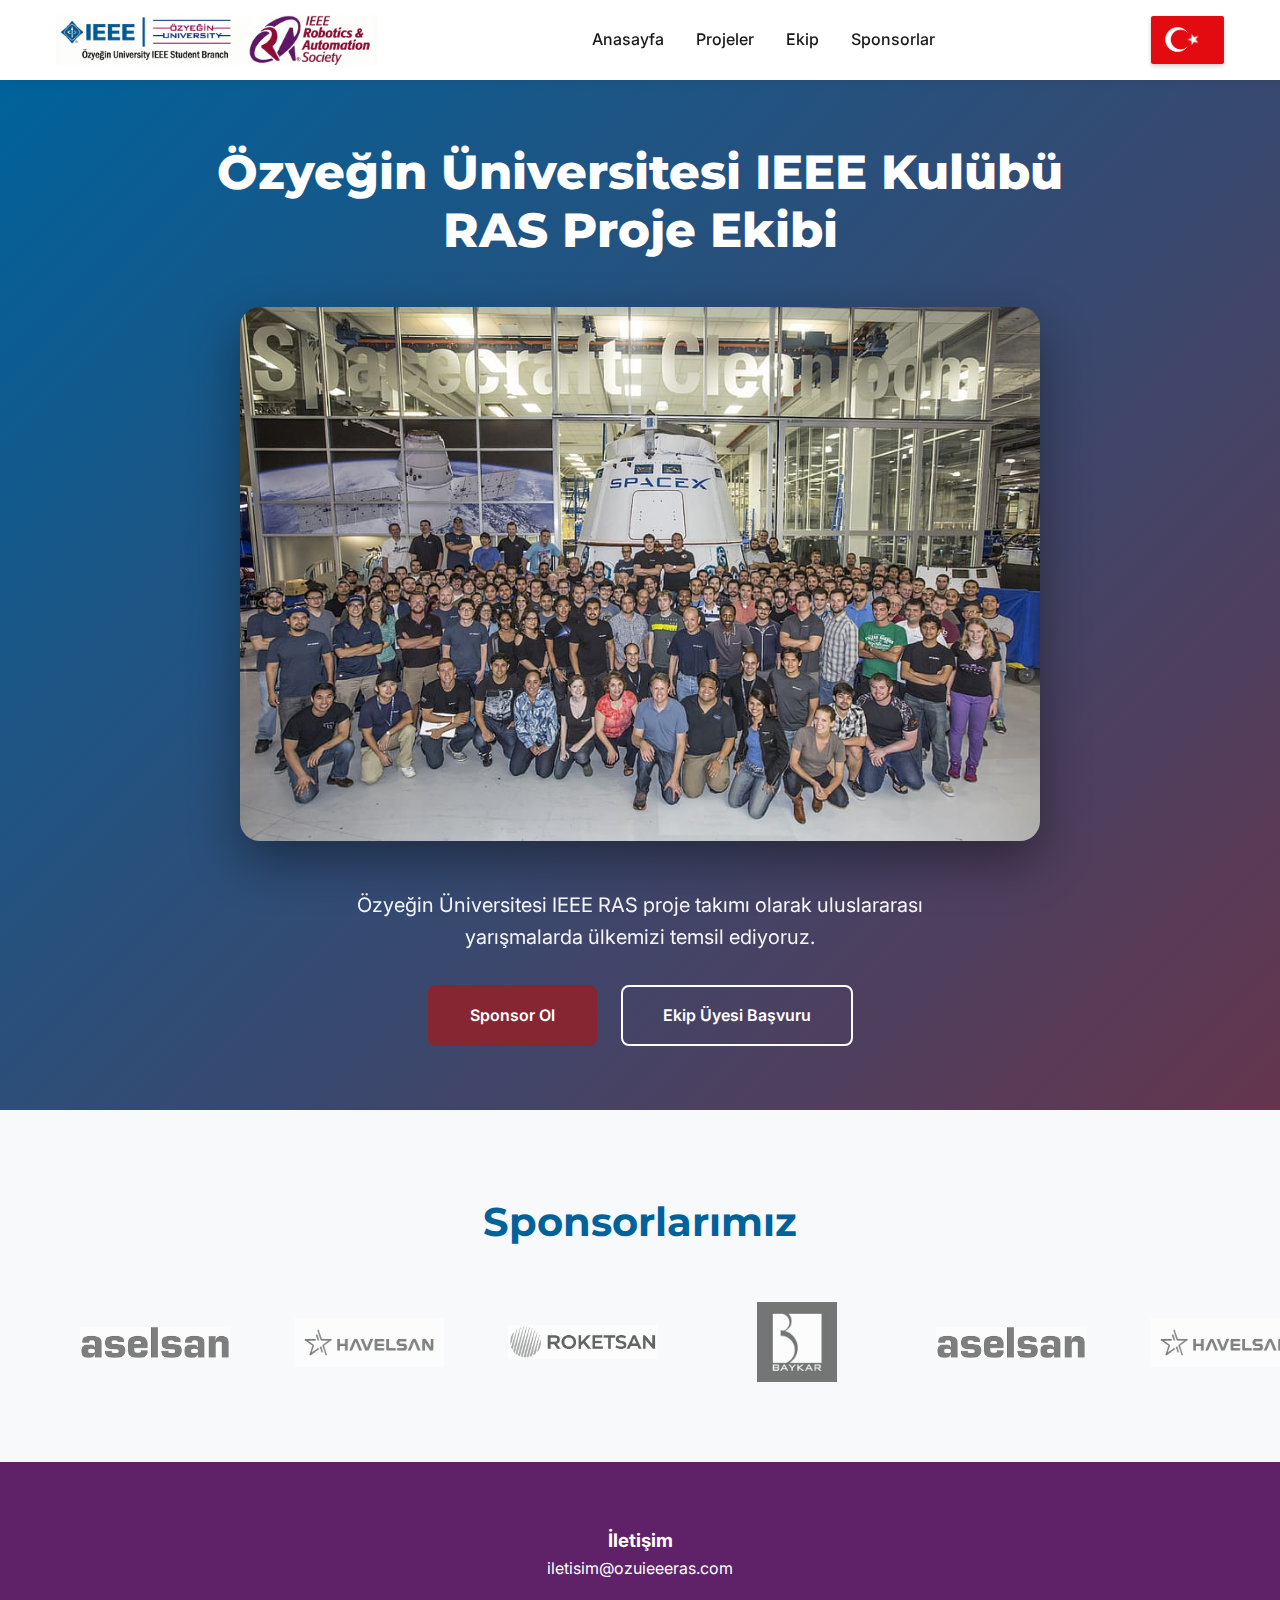
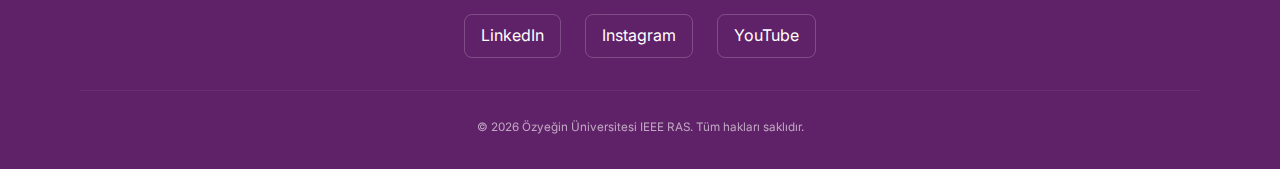
<file: index.html>
<!DOCTYPE html>
<html lang="tr">
<head>
    <meta charset="UTF-8">
    <meta name="viewport" content="width=device-width, initial-scale=1.0">
    <meta name="description" content="Özyeğin Üniversitesi IEEE RAS proje takımı, uluslararası robotik ve otomasyon yarışmalarında inovasyon ve mühendislik ile ülkemizi temsil ediyor.">
    <title>Özyeğin Üniversitesi IEEE RAS Proje Ekibi</title>
    
    <link rel="stylesheet" href="css/style.css">
    
    <link rel="preconnect" href="https://fonts.googleapis.com">
    <link rel="preconnect" href="https://fonts.gstatic.com" crossorigin>
    <link href="https://fonts.googleapis.com/css2?family=Inter:wght@400;500;600&family=Montserrat:wght@600;700;800&display=swap" rel="stylesheet">
</head>
<body>

    <header class="site-header">
        <div class="container site-header__container">
            <a href="/" class="site-header__logo">
                <img src="assets/images/logo.png" alt="OzU IEEE RAS Logo">
            </a>

            <nav class="site-nav">
                <ul class="site-nav__list">
                    <li class="site-nav__item"><a href="#hero" class="site-nav__link">Anasayfa</a></li>
                    <li class="site-nav__item"><a href="projects.html" class="site-nav__link">Projeler</a></li>
                    <li class="site-nav__item"><a href="team.html" class="site-nav__link">Ekip</a></li>
                    <li class="site-nav__item"><a href="sponsors.html" class="site-nav__link">Sponsorlar</a></li>
                </ul>
            </nav>

            <div class="site-header__right">
                <img src="assets/images/tr-flag.jpg" alt="Türkiye Bayrağı" class="site-header__flag">
                
                <button class="site-header__toggle" aria-label="Menüyü Aç" aria-expanded="false">
                    <span class="site-header__toggle-icon"></span>
                </button>
            </div>
        </div>
    </header>

    <main>
        <section id="hero" class="hero ieee-animated-bg">
            <div class="container hero__container">
                
                <h1 class="hero__title">
                    Özyeğin Üniversitesi IEEE Kulübü<br>RAS Proje Ekibi
                </h1>

                <figure class="hero__media">
                    <img src="assets/images/team-photo.png" alt="Özyeğin Üniversitesi IEEE RAS Ekip Fotoğrafı" class="hero__image">
                </figure>
                
                <div class="hero__content">
                    <p class="hero__description">
                        Özyeğin Üniversitesi IEEE RAS proje takımı olarak uluslararası yarışmalarda ülkemizi temsil ediyoruz.
                    </p>

                    <div class="hero__actions">
                        <a href="#sponsor-ol" class="btn btn--primary">Sponsor Ol</a>
                        <a href="#basvuru" class="btn btn--secondary">Ekip Üyesi Başvuru</a>
                    </div>
                </div>

            </div>
        </section>

        <section id="sponsors" class="sponsors">
            <div class="container">
                <header class="section-header">
                    <h2 class="section-title">Sponsorlarımız</h2>
                </header>
                <div class="sponsors__slider">
                    <div class="sponsors__track">
                        <div class="sponsors__item"><img src="assets/images/sponsors/sponsor1.png" alt="Sponsor 1" class="sponsors__logo"></div>
                        <div class="sponsors__item"><img src="assets/images/sponsors/sponsor2.png" alt="Sponsor 2" class="sponsors__logo"></div>
                        <div class="sponsors__item"><img src="assets/images/sponsors/sponsor3.png" alt="Sponsor 3" class="sponsors__logo"></div>
                        <div class="sponsors__item"><img src="assets/images/sponsors/sponsor4.png" alt="Sponsor 4" class="sponsors__logo"></div>
                        <div class="sponsors__item"><img src="assets/images/sponsors/sponsor1.png" alt="Sponsor 1" class="sponsors__logo"></div>
                        <div class="sponsors__item"><img src="assets/images/sponsors/sponsor2.png" alt="Sponsor 2" class="sponsors__logo"></div>
                        <div class="sponsors__item"><img src="assets/images/sponsors/sponsor3.png" alt="Sponsor 3" class="sponsors__logo"></div>
                        <div class="sponsors__item"><img src="assets/images/sponsors/sponsor4.png" alt="Sponsor 4" class="sponsors__logo"></div>
                    </div>
                </div>
            </div>
        </section>
    </main>

    <footer class="site-footer">
        <div class="container site-footer__container">
            <div class="site-footer__contact">
                <h3>İletişim</h3>
                <a href="mailto:iletisim@ozuieeeras.com" class="site-footer__email">iletisim@ozuieeeras.com</a>
            </div>
            <div class="site-footer__social">
                <a href="#" class="social-link">LinkedIn</a>
                <a href="#" class="social-link">Instagram</a>
                <a href="#" class="social-link">YouTube</a>
            </div>
            <div class="site-footer__copyright">
                <small>&copy; 2026 Özyeğin Üniversitesi IEEE RAS. Tüm hakları saklıdır.</small>
            </div>
        </div>
    </footer>

    <script src="js/main.js"></script>
</body>
</html>
</file>
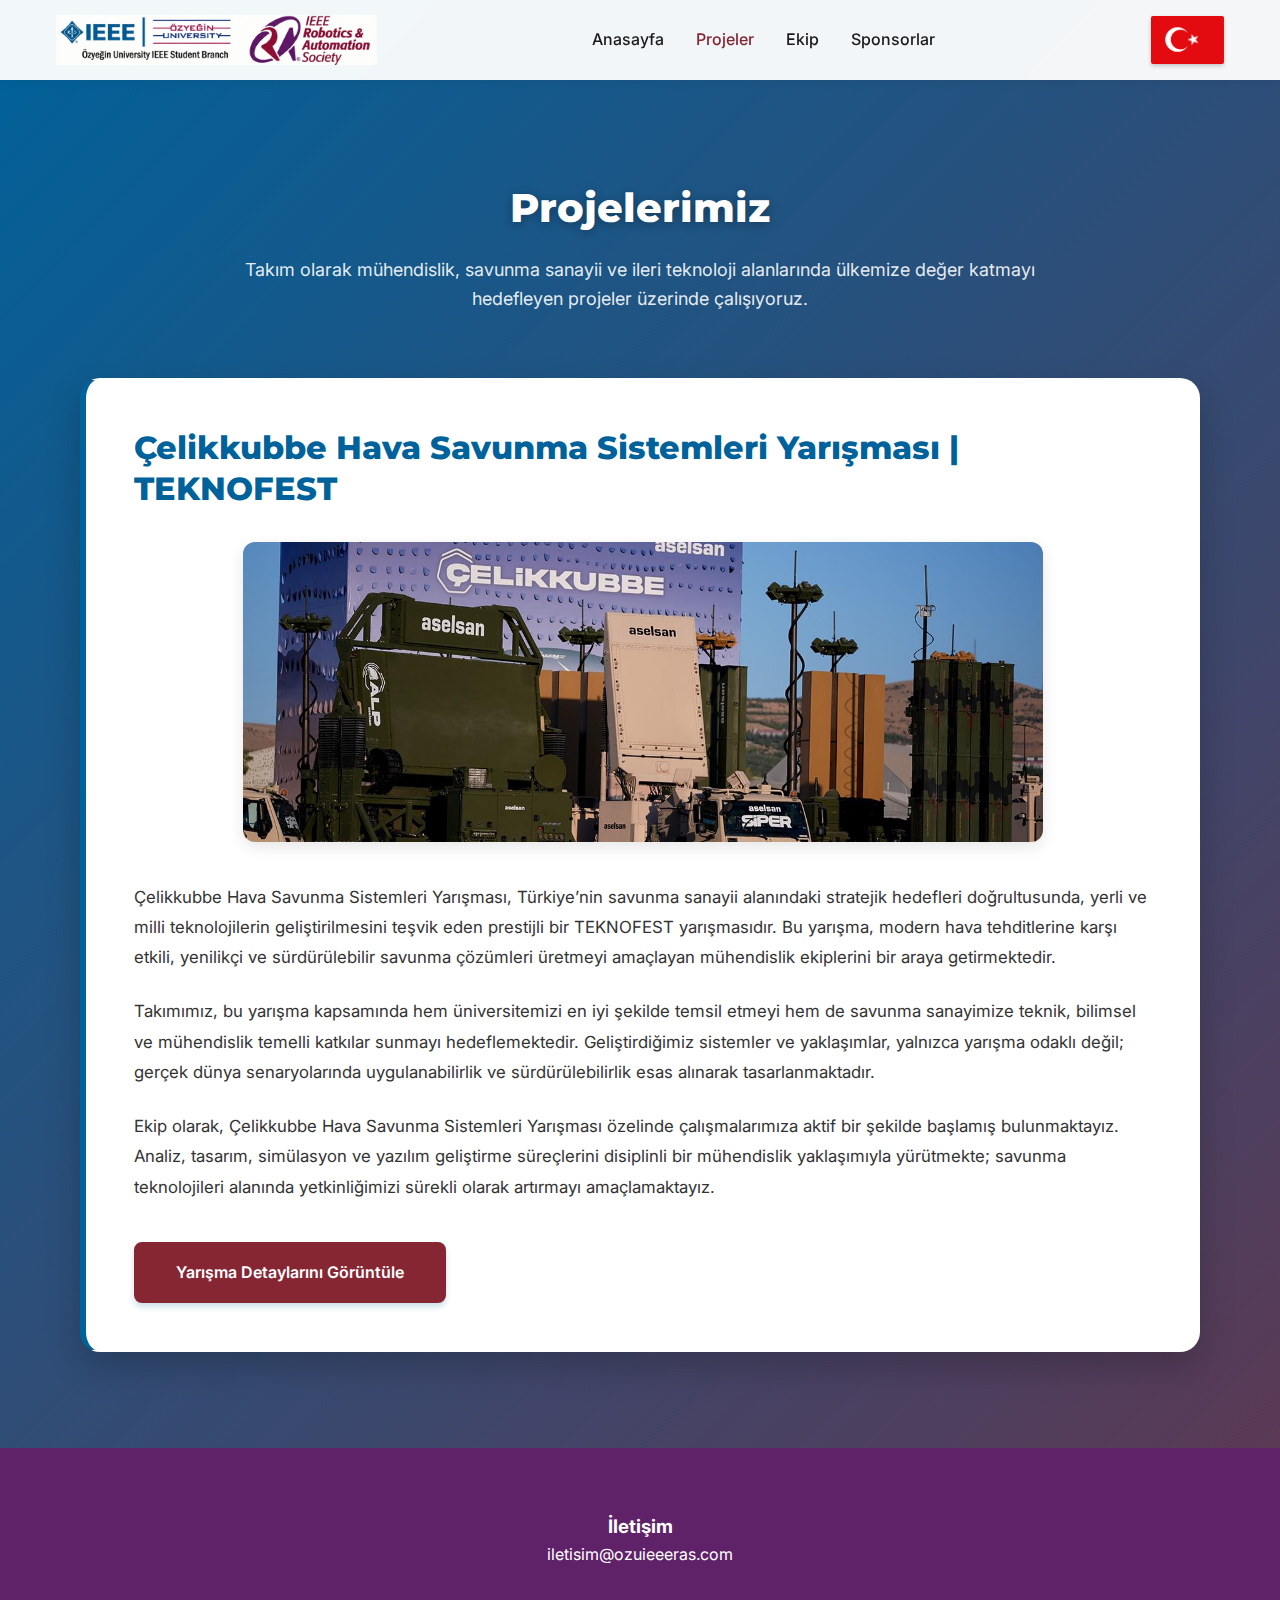
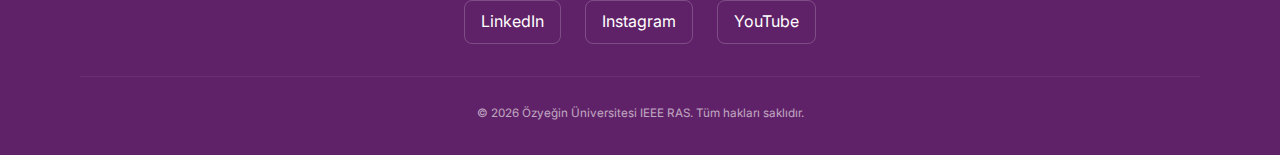
<file: projects.html>
<!DOCTYPE html>
<html lang="tr">
<head>
    <meta charset="UTF-8">
    <meta name="viewport" content="width=device-width, initial-scale=1.0">
    <meta name="description" content="Özyeğin Üniversitesi IEEE RAS Proje Ekibi - Çelikkubbe ve Savunma Sistemleri.">
    <title>Projelerimiz - Özyeğin Üniversitesi IEEE RAS</title>
    
    <link rel="stylesheet" href="css/style.css">
    <link rel="stylesheet" href="css/projects.css">
    
    <link rel="preconnect" href="https://fonts.googleapis.com">
    <link rel="preconnect" href="https://fonts.gstatic.com" crossorigin>
    <link href="https://fonts.googleapis.com/css2?family=Inter:wght@400;500;600&family=Montserrat:wght@600;700;800&display=swap" rel="stylesheet">
</head>

<body class="ieee-animated-bg">

    <header class="site-header">
        <div class="container site-header__container">
            <a href="index.html" class="site-header__logo">
                <img src="assets/images/logo.png" alt="OzU IEEE RAS Logo">
            </a>
            
            <nav class="site-nav">
                <ul class="site-nav__list">
                    <li class="site-nav__item"><a href="index.html" class="site-nav__link">Anasayfa</a></li>
                    <li class="site-nav__item"><a href="projects.html" class="site-nav__link" style="color: var(--color-accent);">Projeler</a></li>
                    <li class="site-nav__item"><a href="team.html" class="site-nav__link">Ekip</a></li>
                    <li class="site-nav__item"><a href="sponsors.html" class="site-nav__link">Sponsorlar</a></li>
                </ul>
            </nav>

            <div class="site-header__right">
                <img src="assets/images/tr-flag.jpg" alt="Türkiye Bayrağı" class="site-header__flag">
                <button class="site-header__toggle" aria-label="Menüyü Aç">
                    <span class="site-header__toggle-icon"></span>
                </button>
            </div>
        </div>
    </header>

    <main>
        
        <section class="page-header">
            <div class="container">
                <h1 class="page-title">Projelerimiz</h1>
                <p class="page-subtitle">
                    Takım olarak mühendislik, savunma sanayii ve ileri teknoloji alanlarında ülkemize değer katmayı hedefleyen projeler üzerinde çalışıyoruz.
                </p>
            </div>
        </section>

        <section class="projects-section">
            <div class="container">
                
                <article class="project-card">
                    <div class="project-card__content">
                        
                        <h2 class="project-card__title">
                            Çelikkubbe Hava Savunma Sistemleri Yarışması | TEKNOFEST
                        </h2>

                        <figure class="project-card__media">
                            <img src="assets/images/projects/celikkubbe.jpg" 
                                 alt="Çelikkubbe Hava Savunma Sistemleri Yarışması" 
                                 class="project-card__image">
                        </figure>
                        
                        <div class="project-card__text">
                            <p>
                                Çelikkubbe Hava Savunma Sistemleri Yarışması, Türkiye’nin savunma sanayii alanındaki stratejik hedefleri doğrultusunda, yerli ve milli teknolojilerin geliştirilmesini teşvik eden prestijli bir TEKNOFEST yarışmasıdır. Bu yarışma, modern hava tehditlerine karşı etkili, yenilikçi ve sürdürülebilir savunma çözümleri üretmeyi amaçlayan mühendislik ekiplerini bir araya getirmektedir.
                            </p>
                            <p>
                                Takımımız, bu yarışma kapsamında hem üniversitemizi en iyi şekilde temsil etmeyi hem de savunma sanayimize teknik, bilimsel ve mühendislik temelli katkılar sunmayı hedeflemektedir. Geliştirdiğimiz sistemler ve yaklaşımlar, yalnızca yarışma odaklı değil; gerçek dünya senaryolarında uygulanabilirlik ve sürdürülebilirlik esas alınarak tasarlanmaktadır.
                            </p>
                            <p>
                                Ekip olarak, Çelikkubbe Hava Savunma Sistemleri Yarışması özelinde çalışmalarımıza aktif bir şekilde başlamış bulunmaktayız. Analiz, tasarım, simülasyon ve yazılım geliştirme süreçlerini disiplinli bir mühendislik yaklaşımıyla yürütmekte; savunma teknolojileri alanında yetkinliğimizi sürekli olarak artırmayı amaçlamaktayız.
                            </p>
                        </div>

                        <div class="project-card__actions">
                            <a href="https://www.teknofest.org/tr/yarismalar/celikkubbe-hava-savunma-sistemleri-yarismasi/" 
                               target="_blank" 
                               class="btn btn--primary">
                               Yarışma Detaylarını Görüntüle
                            </a>
                        </div>
                    </div>
                </article>

            </div>
        </section>

    </main>

    <footer class="site-footer">
        <div class="container site-footer__container">
            <div class="site-footer__contact">
                <h3>İletişim</h3>
                <a href="mailto:iletisim@ozuieeeras.com" class="site-footer__email">iletisim@ozuieeeras.com</a>
            </div>
            <div class="site-footer__social">
                <a href="#" class="social-link">LinkedIn</a>
                <a href="#" class="social-link">Instagram</a>
                <a href="#" class="social-link">YouTube</a>
            </div>
            <div class="site-footer__copyright">
                <small>&copy; 2026 Özyeğin Üniversitesi IEEE RAS. Tüm hakları saklıdır.</small>
            </div>
        </div>
    </footer>

    <script src="js/main.js"></script>
</body>
</html>
</file>
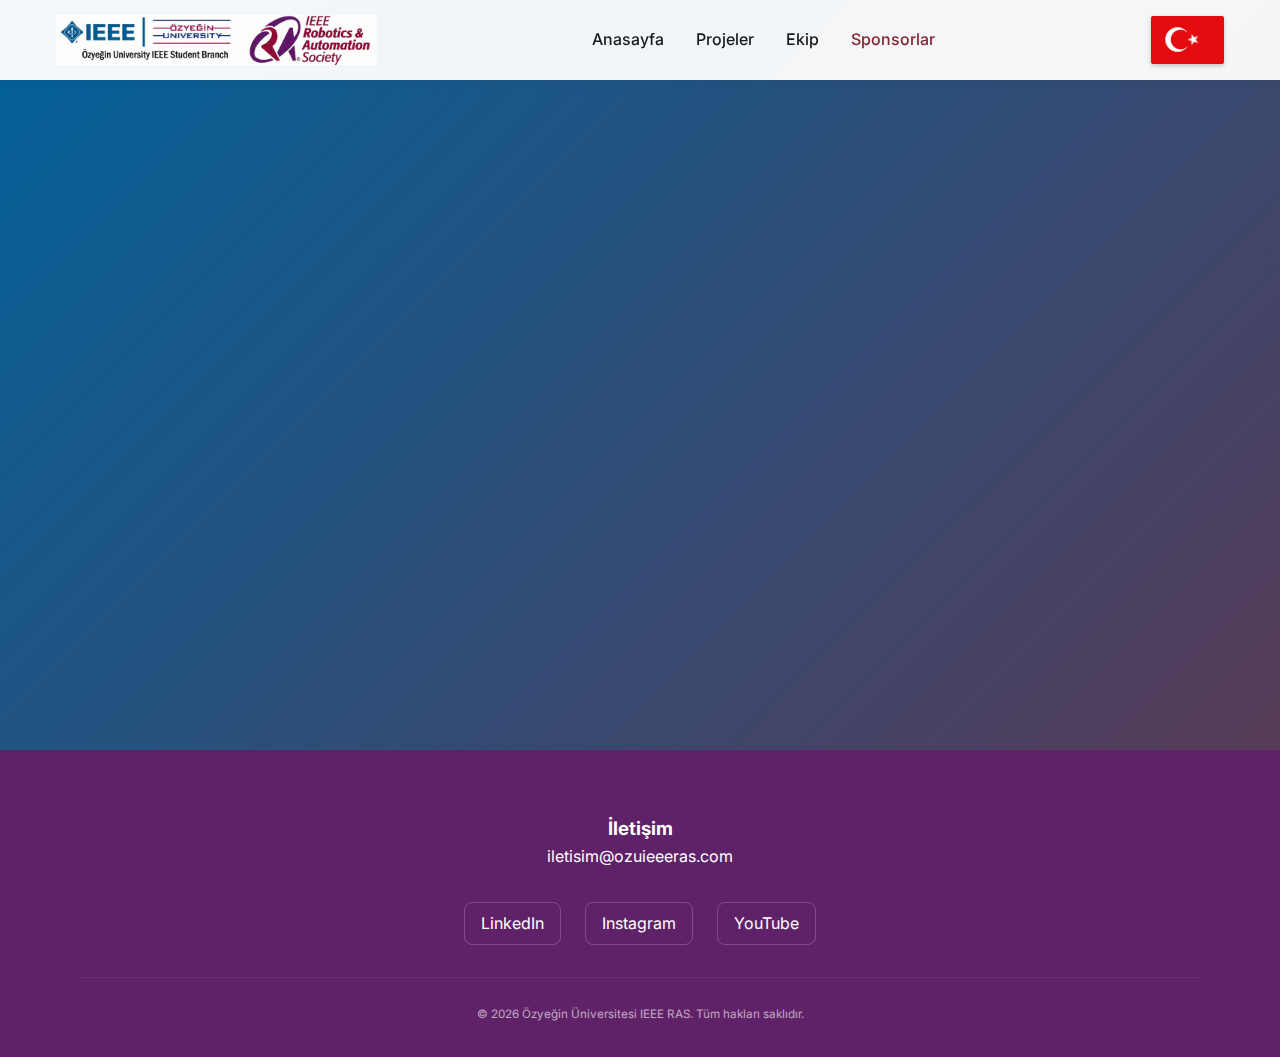
<file: sponsors.html>
<!DOCTYPE html>
<html lang="tr">
<head>
    <meta charset="UTF-8">
    <meta name="viewport" content="width=device-width, initial-scale=1.0">
    <title>Sponsorlar - Özyeğin Üniversitesi IEEE RAS</title>
    
    <link rel="stylesheet" href="css/style.css">
    
    <link rel="stylesheet" href="css/sponsors.css">
    
    <link rel="preconnect" href="https://fonts.googleapis.com">
    <link rel="preconnect" href="https://fonts.gstatic.com" crossorigin>
    <link href="https://fonts.googleapis.com/css2?family=Inter:wght@400;500;600&family=Montserrat:wght@600;700;800&display=swap" rel="stylesheet">
</head>

<body class="ieee-animated-bg">

    <header class="site-header">
        <div class="container site-header__container">
            <a href="index.html" class="site-header__logo">
                <img src="assets/images/logo.png" alt="OzU IEEE RAS Logo">
            </a>
            
            <nav class="site-nav">
                <ul class="site-nav__list">
                    <li class="site-nav__item"><a href="index.html" class="site-nav__link">Anasayfa</a></li>
                    <li class="site-nav__item"><a href="projects.html" class="site-nav__link">Projeler</a></li>
                    <li class="site-nav__item"><a href="team.html" class="site-nav__link">Ekip</a></li>
                    <li class="site-nav__item"><a href="sponsors.html" class="site-nav__link" style="color: var(--color-accent);">Sponsorlar</a></li>
                </ul>
            </nav>

            <div class="site-header__right">
                <img src="assets/images/tr-flag.jpg" alt="Türkiye Bayrağı" class="site-header__flag">
                <button class="site-header__toggle" aria-label="Menüyü Aç">
                    <span class="site-header__toggle-icon"></span>
                </button>
            </div>
        </div>
    </header>

    <main>
        <section class="sponsor-empty-wrapper">
            
            <div class="sponsor-empty-card">
                
                <div class="sponsor-card__icon">
                    <svg viewBox="0 0 24 24" xmlns="http://www.w3.org/2000/svg">
                        <path d="M18.89 17.65 15.68 9.87l-2.09-2.09a3.73 3.73 0 0 0-4.65-2.73 3.76 3.76 0 0 0-2.7 4.67l2.12 9.24 3.7-2.77c1.78-.96 3-2.67 4.14-2.82.52-.07 1.07.05 1.48.28l1.21 4 1.27-1.27a3.84 3.84 0 0 0 0-5.32c-.04-.04-.09-.09-.12-.13ZM7.33 13l-1.66-7.25a3.79 3.79 0 0 0-4.66-2.72 3.75 3.75 0 0 0-2.73 4.65L2 21.68l3.77-3.77c.78-.79 1.34-1.78 1.56-2.88Zm12.3-4.27 1.63-1.63a3.79 3.79 0 0 0 0-5.35 3.79 3.79 0 0 0-5.36 0l-1.58 1.58 5.31 5.4Z"/>
                    </svg>
                </div>

                <h2 class="sponsor-card__title">Henüz Sponsorlarımız Yok</h2>
                
                <p class="sponsor-card__text">
                    Özyeğin Üniversitesi IEEE RAS Proje Ekibi olarak, teknoloji ve mühendislik alanında yenilikçi projeler geliştiriyoruz.<br><br>
                    Eğer siz de bu yolculuğun bir parçası olmak ve ekibimize destek vermek isterseniz, bizimle iletişime geçebilirsiniz.
                </p>

                <a href="mailto:ulas.sivaci@ozu.edu.tr" class="sponsor-card__link">
                    ulas.sivaci@ozu.edu.tr
                </a>

            </div>
        </section>
    </main>

    <footer class="site-footer">
        <div class="container site-footer__container">
            <div class="site-footer__contact">
                <h3>İletişim</h3>
                <a href="mailto:iletisim@ozuieeeras.com" class="site-footer__email">iletisim@ozuieeeras.com</a>
            </div>
            <div class="site-footer__social">
                <a href="#" class="social-link">LinkedIn</a>
                <a href="#" class="social-link">Instagram</a>
                <a href="#" class="social-link">YouTube</a>
            </div>
            <div class="site-footer__copyright">
                <small>&copy; 2026 Özyeğin Üniversitesi IEEE RAS. Tüm hakları saklıdır.</small>
            </div>
        </div>
    </footer>

    <script src="js/main.js"></script>
</body>
</html>
</file>
<file: css/projects.css>
/* -------------------------------------------------------------------------- */
/* PROJECTS PAGE STYLES (GÜNCEL - DİKEY YERLEŞİM)                             */
/* -------------------------------------------------------------------------- */

/* Başlık Alanı */
.page-header {
    text-align: center;
    padding: 6rem 0 2rem;
    margin-bottom: 2rem;
    background: transparent;
}

body.ieee-animated-bg .page-title {
    font-family: var(--font-heading);
    color: #FFFFFF;
    font-size: 2.5rem;
    font-weight: 800;
    margin-bottom: 1rem;
    text-shadow: 0 2px 10px rgba(0,0,0,0.3);
}

body.ieee-animated-bg .page-subtitle {
    font-size: 1.125rem;
    color: rgba(255, 255, 255, 0.9);
    max-width: 800px;
    margin: 0 auto;
    line-height: 1.6;
}

/* -------------------------------------------------------------------------- */
/* PROJE KARTI                                                                */
/* -------------------------------------------------------------------------- */
.projects-section {
    padding-bottom: 6rem;
}

.project-card {
    background-color: #FFFFFF;
    border-radius: 20px;
    overflow: hidden;
    box-shadow: 0 15px 35px rgba(0, 0, 0, 0.2);
    border: 1px solid rgba(255, 255, 255, 0.1);
    /* Sol tarafa mavi şerit */
    border-left: 6px solid var(--color-primary); 
    display: flex;
    flex-direction: column;
}

/* İçerik Alanı */
.project-card__content {
    padding: 3rem; /* Geniş iç boşluk */
}

/* 1. Başlık */
.project-card__title {
    font-family: var(--font-heading);
    color: var(--color-primary);
    font-size: 2rem;
    font-weight: 800;
    margin-bottom: 2rem;
    line-height: 1.3;
}

/* 2. Görsel Alanı (YENİ KONUM) */
.project-card__media {
    width: 100%;
    max-width: 800px;
    margin: 0 auto 2.5rem auto;
    border-radius: 12px;
    overflow: hidden;
    box-shadow: 0 5px 15px rgba(0,0,0,0.1);
}

.project-card__image {
    width: 100%;
    height: auto;
    max-height: 300px; /* Çok uzun görsellerin sayfayı kaplamasını engelle */
    object-fit: cover;
    object-position: center;
    display: block;
    transition: transform 0.5s ease;
}

.project-card__media:hover .project-card__image {
    transform: scale(1.02); /* Hafif zoom efekti */
}

/* 3. Metin */
.project-card__text {
    font-family: var(--font-body);
    color: #333;
    font-size: 1.05rem;
    line-height: 1.8;
    margin-bottom: 2.5rem;
}

.project-card__text p {
    margin-bottom: 1.5rem;
}

.project-card__text p:last-child {
    margin-bottom: 0;
}

/* 4. Buton */
.project-card__actions {
    display: flex;
    justify-content: flex-start;
}

.project-card__actions .btn {
    padding: 1rem 2.5rem;
    font-size: 1rem;
    box-shadow: 0 4px 6px rgba(0, 98, 155, 0.2);
}

/* -------------------------------------------------------------------------- */
/* RESPONSIVE AYARLAR                                                         */
/* -------------------------------------------------------------------------- */
@media (max-width: 768px) {
    .page-header {
        padding: 5rem 1rem 1rem;
    }
    .page-title {
        font-size: 1.8rem !important;
    }
    .project-card__content {
        padding: 1.5rem;
    }
    .project-card__title {
        font-size: 1.5rem;
        margin-bottom: 1.5rem;
    }
    .project-card__image {
        max-height: 250px; /* Mobilde görsel daha kısa olsun */
    }
    .project-card__text {
        font-size: 1rem;
    }
    .btn {
        width: 100%; /* Mobilde buton tam genişlik */
    }
}
</file>
<file: css/sponsors.css>
/* assets/css/sponsors.css */

/* -------------------------------------------------------------------------- */
/* SPONSORS PAGE - EMPTY STATE (BİLGİ KARTI)                                  */
/* -------------------------------------------------------------------------- */

/* Kartı dikey ve yatayda ortalamak için kapsayıcı */
.sponsor-empty-wrapper {
    min-height: calc(100vh - var(--header-height) - 150px); /* Header ve Footer payı */
    display: flex;
    align-items: center;
    justify-content: center;
    padding: 2rem 1rem;
}

/* Modern Bilgi Kartı */
.sponsor-empty-card {
    background: rgba(255, 255, 255, 0.9); /* %90 Opak Beyaz */
    backdrop-filter: blur(10px);          /* Glassmorphism etkisi */
    -webkit-backdrop-filter: blur(10px);
    border-radius: 20px;
    padding: 3rem 2rem;
    text-align: center;
    max-width: 600px;
    width: 100%;
    box-shadow: 0 15px 35px rgba(0, 0, 0, 0.2);
    border: 1px solid rgba(255, 255, 255, 0.5);
    
    /* Giriş Animasyonu */
    opacity: 0;
    transform: scale(0.9);
    animation: cardPopIn 0.8s cubic-bezier(0.16, 1, 0.3, 1) forwards;
    transition: transform 0.3s ease, box-shadow 0.3s ease;
}

.sponsor-empty-card:hover {
    transform: translateY(-5px);
    box-shadow: 0 20px 40px rgba(0, 0, 0, 0.25);
}

/* İkon */
.sponsor-card__icon {
    font-size: 3rem;
    color: var(--color-secondary);
    margin-bottom: 1.5rem;
    display: inline-block;
}

.sponsor-card__icon svg {
    width: 64px;
    height: 64px;
    fill: currentColor;
}

/* Metinler */
.sponsor-card__title {
    font-family: var(--font-heading);
    color: var(--color-primary);
    font-size: 2rem;
    font-weight: 800;
    margin-bottom: 1rem;
}

.sponsor-card__text {
    font-size: 1.1rem;
    color: #4a4a4a;
    line-height: 1.6;
    margin-bottom: 2rem;
}

/* Link */
.sponsor-card__link {
    display: inline-block;
    color: var(--color-accent);
    font-weight: 700;
    font-size: 1.2rem;
    text-decoration: none;
    padding-bottom: 2px;
    border-bottom: 2px solid transparent;
    transition: all 0.3s ease;
}

.sponsor-card__link:hover {
    color: #5a1a22;
    border-bottom-color: #5a1a22;
}

/* Animasyon Keyframes */
@keyframes cardPopIn {
    0% { opacity: 0; transform: scale(0.9) translateY(20px); }
    100% { opacity: 1; transform: scale(1) translateY(0); }
}

/* Mobil */
@media (max-width: 768px) {
    .sponsor-empty-card { padding: 2rem 1.5rem; }
    .sponsor-card__title { font-size: 1.5rem; }
    .sponsor-card__text { font-size: 1rem; }
}
</file>
<file: css/style.css>
/* -------------------------------------------------------------------------- */
/* DEĞİŞKENLER & RESET (Mevcut kodların aynen kalıyor)                        */
/* -------------------------------------------------------------------------- */
@import url('https://fonts.googleapis.com/css2?family=Inter:wght@400;500;600&family=Montserrat:wght@600;700;800&display=swap');

:root {
    --color-primary: #00629B;
    --color-accent: #862633;
    --color-secondary: #5F2167;
    --color-text-dark: #1A1A1A;
    --color-text-light: #FFFFFF;
    --color-bg-light: #F8F9FA;
    --color-bg-white: #FFFFFF;
    --font-heading: 'Montserrat', sans-serif;
    --font-body: 'Inter', sans-serif;
    --container-width: 1200px;
    --header-height: 80px;
}

*, *::before, *::after { box-sizing: border-box; margin: 0; padding: 0; }
html { scroll-behavior: smooth; font-size: 16px; }
body { font-family: var(--font-body); color: var(--color-text-dark); background-color: var(--color-bg-white); line-height: 1.6; overflow-x: hidden; }
img { max-width: 100%; height: auto; display: block; }
a { text-decoration: none; color: inherit; transition: all 0.3s ease; }
ul { list-style: none; }
.container { width: 90%; max-width: var(--container-width); margin: 0 auto; padding: 0 1rem; }

/* -------------------------------------------------------------------------- */
/* HEADER                                                                     */
/* -------------------------------------------------------------------------- */
.site-header { position: sticky; top: 0; background-color: rgba(255, 255, 255, 0.95); backdrop-filter: blur(10px); height: var(--header-height); box-shadow: 0 2px 10px rgba(0, 0, 0, 0.05); z-index: 1000; display: flex; align-items: center; }
.site-header__container { display: flex; justify-content: space-between; align-items: center; width: 100%; }
.site-header__logo img { height: 50px; width: auto; object-fit: contain; }
.site-nav__list { display: flex; gap: 2rem; }
.site-nav__link { font-weight: 500; color: var(--color-text-dark); position: relative; padding-bottom: 4px; }
.site-nav__link:hover { color: var(--color-accent); }
.site-nav__link::after { content: ''; position: absolute; bottom: 0; left: 0; width: 100%; height: 2px; background-color: var(--color-accent); transform: scaleX(0); transform-origin: right; transition: transform 0.3s ease-out; }
.site-nav__link:hover::after { transform: scaleX(1); transform-origin: left; }
.site-header__right { display: flex; align-items: center; gap: 1.5rem; }
.site-header__flag { height: 48px; width: auto; border-radius: 2px; box-shadow: 0 2px 4px rgba(0,0,0,0.2); }
.site-header__toggle { display: none; background: none; border: none; cursor: pointer; width: 30px; height: 20px; position: relative; z-index: 1001; }
.site-header__toggle-icon, .site-header__toggle-icon::before, .site-header__toggle-icon::after { display: block; width: 100%; height: 2px; background-color: var(--color-primary); position: absolute; transition: all 0.3s ease; }
.site-header__toggle-icon { top: 9px; } .site-header__toggle-icon::before { content: ''; top: -9px; } .site-header__toggle-icon::after { content: ''; top: 9px; }

/* -------------------------------------------------------------------------- */
/* HERO SECTION (STANDART AYARLAR)                                            */
/* Arka planı artık global class ile veriyoruz, burası sadece layout.         */
/* -------------------------------------------------------------------------- */
.hero { 
    min-height: calc(100vh - var(--header-height)); 
    display: flex; 
    align-items: center; 
    color: var(--color-text-light); 
    padding: 4rem 0; 
    text-align: center; 
}

.hero__container { display: flex; flex-direction: column; align-items: center; gap: 2rem; max-width: 900px; margin: 0 auto; }
.hero__title { font-family: var(--font-heading); font-size: 3rem; font-weight: 800; line-height: 1.2; color: var(--color-text-light); }
.hero__media { width: 100%; max-width: 800px; margin: 1rem 0; }
.hero__image { border-radius: 20px; box-shadow: 0 20px 50px rgba(0, 0, 0, 0.4); object-fit: cover; width: 100%; height: auto; }
.hero__content { display: flex; flex-direction: column; align-items: center; gap: 2rem; }
.hero__description { font-size: 1.25rem; opacity: 0.95; max-width: 600px; line-height: 1.6; }
.hero__actions { display: flex; gap: 1.5rem; justify-content: center; }

/* Buton Stilleri */
.btn { display: inline-flex; justify-content: center; align-items: center; padding: 1rem 2.5rem; font-weight: 600; border-radius: 8px; cursor: pointer; font-size: 1rem; transition: all 0.3s ease; }
.btn--primary { background-color: var(--color-accent); color: var(--color-text-light); border: 2px solid var(--color-accent); }
.btn--primary:hover { transform: scale(1.05); background-color: #6a1e28; border-color: #6a1e28; }
.btn--secondary { background-color: transparent; border: 2px solid var(--color-text-light); color: var(--color-text-light); }
.btn--secondary:hover { background-color: var(--color-text-light); color: var(--color-primary); }

/* Diğer Bölümler (Sponsors, Footer vs.) */
.sponsors { padding: 5rem 0; background-color: var(--color-bg-light); overflow: hidden; }
.section-header { text-align: center; margin-bottom: 3rem; }
.section-title { font-family: var(--font-heading); font-size: 2.5rem; font-weight: 700; color: var(--color-primary); }
.sponsors__slider { width: 100%; position: relative; }
.sponsors__track { display: flex; align-items: center; gap: 4rem; width: max-content; animation: scroll 20s linear infinite; }
.sponsors__item { width: 150px; display: flex; justify-content: center; }
.sponsors__logo { filter: grayscale(100%); opacity: 0.6; transition: all 0.3s ease; max-height: 80px; }
.sponsors__logo:hover { filter: grayscale(0); opacity: 1; transform: scale(1.05); }
@keyframes scroll { 0% { transform: translateX(0); } 100% { transform: translateX(-50%); } }

.site-footer { background-color: var(--color-secondary); color: var(--color-text-light); padding: 4rem 0 2rem; }
.site-footer__container { display: flex; flex-direction: column; align-items: center; gap: 2rem; text-align: center; }
.site-footer__social { display: flex; gap: 1.5rem; }
.social-link { padding: 0.5rem 1rem; border: 1px solid rgba(255,255,255,0.2); border-radius: 8px; }
.social-link:hover { background-color: #fff; color: var(--color-primary); }
.site-footer__copyright { border-top: 1px solid rgba(255,255,255,0.1); padding-top: 1.5rem; width: 100%; font-size: 0.875rem; opacity: 0.6; }

/* -------------------------------------------------------------------------- */
/* GLOBAL UTILITY: ANIMATED BACKGROUND (YENİ EKLENDİ)                         */
/* -------------------------------------------------------------------------- */
.ieee-animated-bg {
    /* Renk Geçişi: IEEE Blue -> Purple -> Red -> Blue */
    background: linear-gradient(
        -45deg, 
        var(--color-primary), 
        var(--color-secondary), 
        var(--color-accent), 
        var(--color-primary)
    );
    background-size: 400% 400%; /* Zoom efekti */
    animation: ieeeGradientFlow 15s ease infinite; /* Sürekli akış */
    will-change: background-position; /* Performans optimizasyonu */
    width: 100%;
}

@keyframes ieeeGradientFlow {
    0% { background-position: 100% 100%; }
    50% { background-position: 0% 0%; }
    100% { background-position: 100% 100%; }
}

/* -------------------------------------------------------------------------- */
/* RESPONSIVE & ACCESSIBILITY                                                 */
/* -------------------------------------------------------------------------- */
@media (max-width: 992px) { .hero__title { font-size: 2.5rem; } }

@media (max-width: 768px) {
    .site-header__toggle { display: block; }
    .site-nav { display: none; position: absolute; top: 100%; left: 0; width: 100%; background-color: var(--color-bg-white); box-shadow: 0 10px 20px rgba(0,0,0,0.1); border-top: 1px solid #eee; }
    .site-nav.site-nav--active { display: block; padding: 1.5rem 0; animation: slideDown 0.3s ease-out; }
    .site-nav__list { flex-direction: column; align-items: center; gap: 1.5rem; }
    @keyframes slideDown { from { opacity: 0; transform: translateY(-10px); } to { opacity: 1; transform: translateY(0); } }
    .site-header__right { gap: 1rem; }
    .hero__title { font-size: 1.8rem; }
    .hero__description { font-size: 1rem; }
    .hero__actions { flex-direction: column; width: 100%; max-width: 300px; }
    .btn { width: 100%; }

    /* Mobilde animasyonu yavaşlat */
    .ieee-animated-bg { animation-duration: 25s; }
}

@media (prefers-reduced-motion: reduce) {
    .ieee-animated-bg { animation: none; background-position: 0% 50%; }
}
</file>
